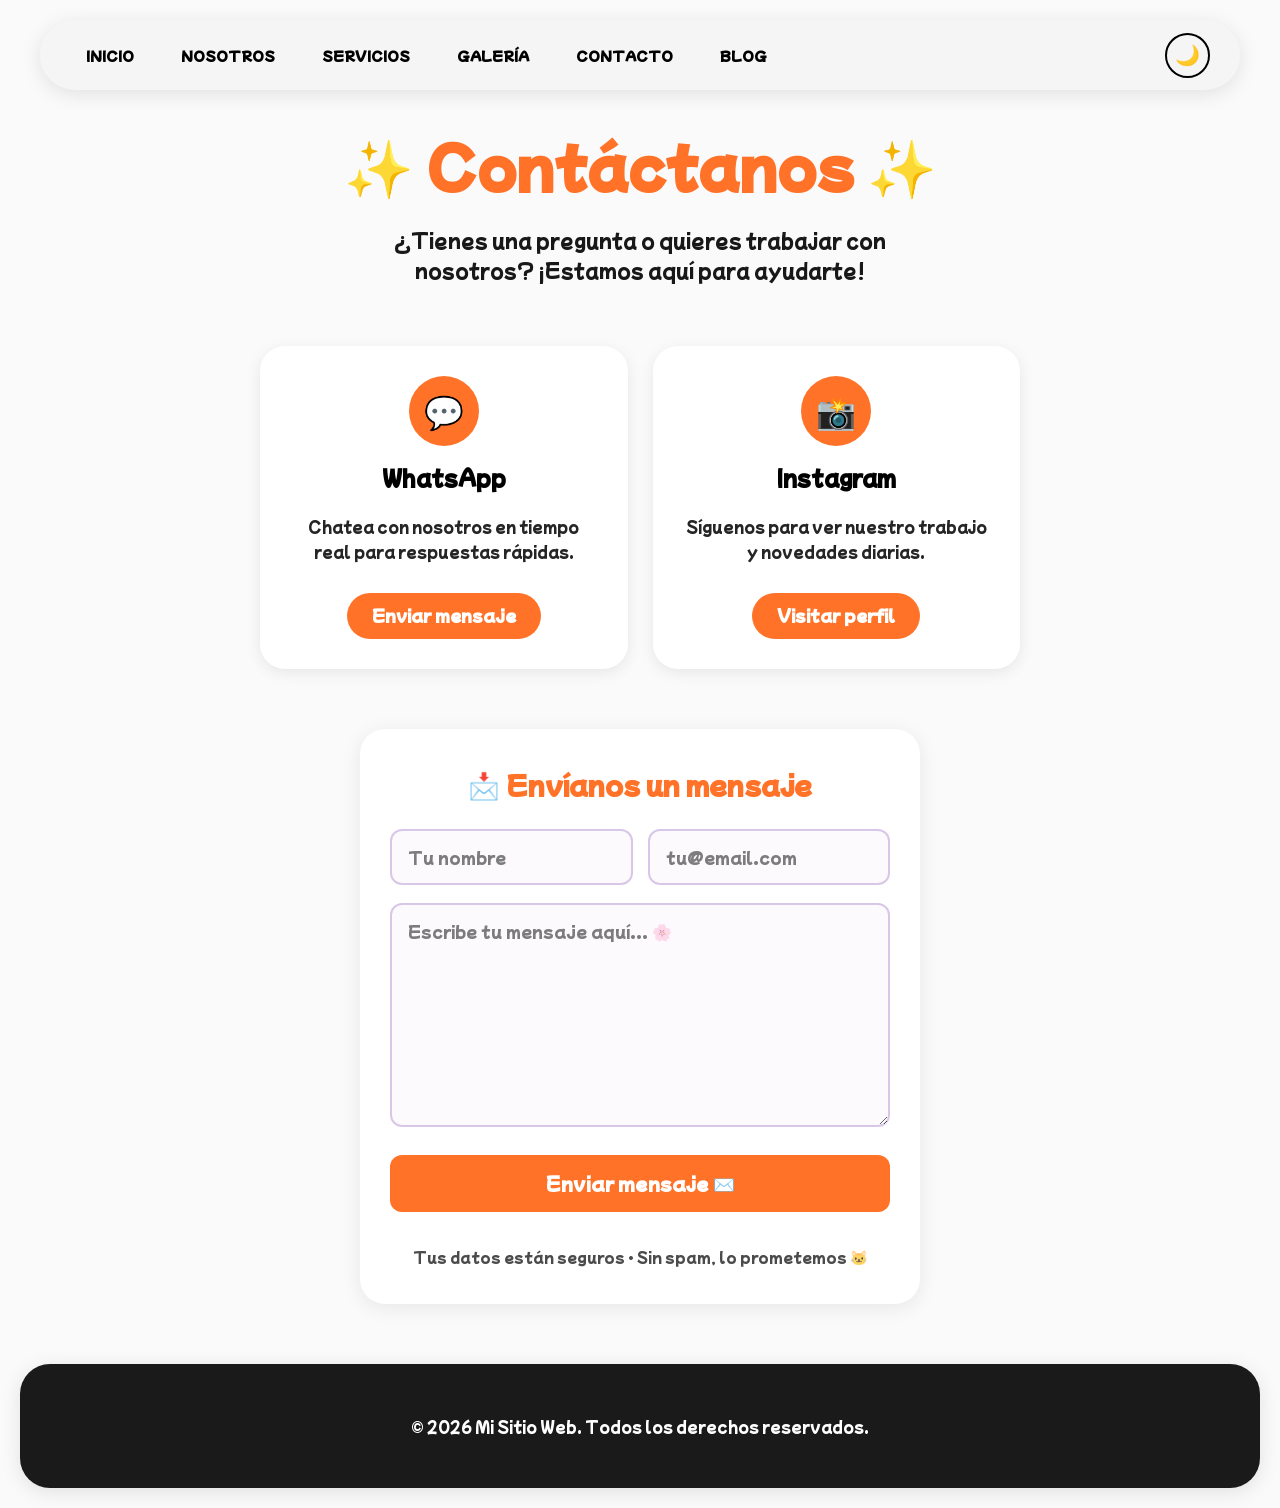
<file: contact.html>
<!DOCTYPE html>
<html lang="es">
<head>
    <!-- =============================================
         META TAGS Y CONFIGURACIÓN BÁSICA
         ============================================= -->
    <meta charset="UTF-8">
    <meta name="viewport" content="width=device-width, initial-scale=1.0">
    <meta name="description" content="Contáctanos - Estamos aquí para ayudarte">
    <title>Mi Sitio Web - Contacto</title>
    
    <!-- Favicon -->
    <link rel="icon" type="image/x-icon" href="assets/favicon.ico">

    <!-- =============================================
         FUENTES DE GOOGLE FONTS (Mochiy Pop One)
         ============================================= -->
    <link rel="preconnect" href="https://fonts.googleapis.com">
    <link rel="preconnect" href="https://fonts.gstatic.com" crossorigin>
    <link href="https://fonts.googleapis.com/css2?family=Mochiy+Pop+One&display=swap" rel="stylesheet">

    <!-- =============================================
         ESTILOS CSS
         ============================================= -->
    <style>
        /* =============================================
           VARIABLES CSS - TEMA DÍA (NO BLANCO PURO)
           ============================================= */
        :root {
            --bg-color: #fafafa;                    /* Fondo principal - gris muy claro */
            --text-color: #000000;                  /* Texto negro puro (legibilidad) */
            --navbar-bg: #f5f5f5;                   /* Navbar - gris claro */
            --navbar-text: #000000;                 /* Texto navbar negro puro */
            --btn-bg: #ff7227;                      /* BOTONES - NARANJA */
            --btn-text: #ffffff;                    /* Texto botones blanco puro */
            --card-bg: #ffffff;                     /* Tarjetas - blanco */
            --card-shadow: rgba(0,0,0,0.08);        /* Sombra suave */
            --footer-bg: #1a1a1a;                   /* Footer - gris muy oscuro */
            --footer-text: #ffffff;                 /* Footer texto blanco puro */
            --accent-color: #ff7227;                /* Color de acento - NARANJA */
            --input-bg: #fcfafd;                    /* Fondo de inputs */
            --input-border: #d9c7e8;                /* Borde de inputs */
            --input-focus: #c49dd9;                 /* Borde al focus */
        }

        /* =============================================
           VARIABLES CSS - TEMA NOCHE (NO NEGRO PURO)
           ============================================= */
        body.dark-mode {
            --bg-color: #121212;                    /* Fondo - gris muy oscuro */
            --text-color: #ffffff;                  /* Texto blanco puro */
            --navbar-bg: #1a1a1a;                   /* Navbar - gris oscuro */
            --navbar-text: #ffffff;                 /* Texto navbar blanco puro */
            --btn-bg: #ff7227;                      /* BOTONES - NARANJA (mismo) */
            --btn-text: #ffffff;                    /* Texto botones blanco puro */
            --card-bg: #1e1e1e;                     /* Tarjetas - gris oscuro */
            --card-shadow: rgba(0,0,0,0.3);         /* Sombra más fuerte */
            --footer-bg: #0a0a0a;                   /* Footer - casi negro */
            --footer-text: #ffffff;                 /* Footer texto blanco puro */
            --accent-color: #ff7227;                /* Color de acento - NARANJA */
            --input-bg: #2a2a2a;                    /* Fondo de inputs oscuro */
            --input-border: #444;                   /* Borde de inputs oscuro */
            --input-focus: #ff7227;                 /* Borde al focus naranja */
        }

        /* =============================================
           RESET Y ESTILOS BASE
           ============================================= */
        * { box-sizing: border-box; margin: 0; padding: 0; }
        
        body {
            font-family: 'Mochiy Pop One', sans-serif;
            background-color: var(--bg-color);
            color: var(--text-color);
            overflow-x: hidden;
            line-height: 1.6;
            transition: background-color 0.3s ease, color 0.3s ease;
            min-height: 100vh;
            display: flex;
            flex-direction: column;
        }

        a { text-decoration: none; color: inherit; transition: 0.3s; }
        img { max-width: 100%; display: block; }
        ul { list-style: none; }

        /* =============================================
           NAVBAR (IGUAL QUE LANDING/ABOUT)
           ============================================= */
        .navbar {
            position: fixed;
            top: 20px;
            left: 50%;
            transform: translateX(-50%);
            width: calc(100% - 40px);
            max-width: 1200px;
            background: var(--navbar-bg);
            z-index: 1000;
            height: 70px;
            display: flex;
            align-items: center;
            justify-content: space-between;
            padding: 0 30px;
            border-radius: 50px;
            box-shadow: 0 4px 20px rgba(0,0,0,0.1);
            transition: all 0.3s ease;
        }

        .navbar:hover {
            box-shadow: 0 6px 30px rgba(0,0,0,0.15);
            transform: translateX(-50%) translateY(-2px);
        }

        .nav-links {
            display: flex;
            gap: 15px;
            flex-wrap: wrap;
            justify-content: center;
        }

        .nav-links a {
            color: var(--navbar-text);
            font-weight: bold;
            text-transform: uppercase;
            font-size: 13px;
            padding: 8px 16px;
            border-radius: 25px;
            transition: all 0.3s ease;
        }

        .nav-links a:hover {
            background: var(--btn-bg);
            color: var(--btn-text);
            transform: translateY(-2px);
        }

        /* =============================================
           BOTÓN TEMA DÍA/NOCHE
           ============================================= */
        .theme-toggle {
            background: transparent;
            border: 2px solid var(--navbar-text);
            color: var(--navbar-text);
            width: 45px;
            height: 45px;
            border-radius: 50%;
            cursor: pointer;
            display: flex;
            align-items: center;
            justify-content: center;
            font-size: 20px;
            transition: all 0.3s ease;
            margin-left: 15px;
        }

        .theme-toggle:hover {
            background: var(--btn-bg);
            color: var(--btn-text);
            transform: rotate(15deg) scale(1.1);
            border-color: var(--btn-bg);
        }

        .theme-toggle .icon-sun { display: none; }
        .theme-toggle .icon-moon { display: block; }
        body.dark-mode .theme-toggle .icon-sun { display: block; }
        body.dark-mode .theme-toggle .icon-moon { display: none; }

        /* =============================================
           HERO SECTION CONTACTO
           ============================================= */
        .contact-hero {
            padding: 120px 20px 60px;
            text-align: center;
            max-width: 800px;
            margin: 0 auto;
        }

        .contact-hero h1 {
            font-size: clamp(2rem, 5vw, 3.5rem);
            margin-bottom: 15px;
            color: var(--accent-color);  /* NARANJA */
        }

        .contact-hero p {
            font-size: 1.2rem;
            opacity: 0.9;
            max-width: 600px;
            margin: 0 auto;
        }

        /* =============================================
           SECCIÓN DE CONTACTO RÁPIDO (WhatsApp/Instagram)
           ============================================= */
        .quick-contact {
            display: grid;
            grid-template-columns: repeat(auto-fit, minmax(280px, 1fr));
            gap: 25px;
            max-width: 800px;
            margin: 0 auto 60px;
            padding: 0 20px;
        }

        .quick-card {
            background: var(--card-bg);
            border-radius: 25px;
            padding: 30px;
            text-align: center;
            box-shadow: 0 4px 15px var(--card-shadow);
            transition: transform 0.3s ease, box-shadow 0.3s ease;
            display: flex;
            flex-direction: column;
            align-items: center;
            gap: 15px;
        }

        .quick-card:hover {
            transform: translateY(-8px);
            box-shadow: 0 10px 30px rgba(0,0,0,0.2);
        }

        .quick-icon {
            width: 70px;
            height: 70px;
            border-radius: 50%;
            display: flex;
            align-items: center;
            justify-content: center;
            font-size: 32px;
            background: var(--btn-bg);  /* NARANJA */
            color: var(--btn-text);
        }

        .quick-card h3 {
            font-size: 1.3rem;
            margin-bottom: 5px;
        }

        .quick-card p {
            font-size: 0.95rem;
            opacity: 0.85;
            margin-bottom: 15px;
        }

        .quick-btn {
            padding: 10px 25px;
            background: var(--btn-bg);  /* NARANJA */
            color: var(--btn-text);
            border: none;
            border-radius: 25px;
            font-weight: bold;
            cursor: pointer;
            transition: opacity 0.3s, transform 0.3s;
            font-family: inherit;
        }

        .quick-btn:hover {
            opacity: 0.9;
            transform: translateY(-2px);
        }

        /* =============================================
           SECCIÓN DEL FORMULARIO
           ============================================= */
        .contact-form-section {
            max-width: 600px;
            margin: 0 auto 60px;
            padding: 0 20px;
        }

        .form-container {
            background: var(--card-bg);
            border-radius: 25px;
            padding: 35px 30px;
            box-shadow: 0 4px 20px var(--card-shadow);
            transition: background-color 0.3s ease;
        }

        .form-container h2 {
            text-align: center;
            margin: 0 0 25px 0;
            font-size: 1.6rem;
            color: var(--accent-color);  /* NARANJA */
        }

        form {
            display: flex;
            flex-direction: column;
            gap: 18px;
        }

        .form-group {
            display: flex;
            flex-direction: column;
            gap: 8px;
        }

        .form-row {
            display: grid;
            grid-template-columns: 1fr 1fr;
            gap: 15px;
        }

        @media (max-width: 500px) {
            .form-row { grid-template-columns: 1fr; }
        }

        /* ===== CAMPOS DE ENTRADA ===== */
        .form-control {
            width: 100%;
            padding: 14px 16px;
            border: 2px solid var(--input-border);
            border-radius: 12px;
            font-family: inherit;
            font-size: 1rem;
            background: var(--input-bg);
            color: var(--text-color);
            transition: all 0.3s ease;
            outline: none;
        }

        .form-control::placeholder {
            color: var(--text-color);
            opacity: 0.5;
        }

        .form-control:focus {
            border-color: var(--input-focus);
            background: var(--card-bg);
            box-shadow: 0 0 0 3px rgba(255, 114, 39, 0.2);  /* Naranja suave */
        }

        textarea.form-control {
            min-height: 140px;
            resize: vertical;
        }

        /* ===== BOTÓN DE ENVÍO ===== */
        .btn-submit {
            padding: 16px 20px;
            border: none;
            border-radius: 12px;
            font-family: inherit;
            font-size: 1.1rem;
            font-weight: bold;
            cursor: pointer;
            transition: all 0.3s ease;
            text-align: center;
            background: var(--btn-bg);  /* NARANJA */
            color: var(--btn-text);
            margin-top: 10px;
        }

        .btn-submit:hover {
            transform: translateY(-3px);
            box-shadow: 0 6px 20px rgba(255, 114, 39, 0.4);
            opacity: 0.95;
        }

        .btn-submit:active { transform: translateY(0); }

        .form-footer {
            text-align: center;
            font-size: 0.9rem;
            opacity: 0.7;
            margin-top: 15px;
        }

        /* ===== ANIMACIÓN DE ENTRADA ===== */
        @keyframes fadeInUp {
            from { opacity: 0; transform: translateY(20px); }
            to { opacity: 1; transform: translateY(0); }
        }

        .form-container { animation: fadeInUp 0.5s ease-out; }

        /* ===== ACCESIBILIDAD ===== */
        .form-control:focus,
        .btn-submit:focus,
        .quick-btn:focus {
            outline: 2px solid var(--btn-bg);
            outline-offset: 2px;
        }

        /* =============================================
           FOOTER (IGUAL QUE LANDING/ABOUT)
           ============================================= */
        footer {
            background: var(--footer-bg);
            color: var(--footer-text);
            text-align: center;
            padding: 50px 20px;
            margin: auto 20px 20px;
            border-radius: 30px;
            font-size: 0.95rem;
            transition: all 0.3s ease;
            box-shadow: 0 4px 20px rgba(0,0,0,0.1);
            margin-top: auto;  /* Empuja el footer al final */
        }

        footer:hover {
            box-shadow: 0 6px 30px rgba(0,0,0,0.2);
            transform: translateY(-3px);
        }

        footer a { color: var(--footer-text); text-decoration: underline; }
        footer a:hover { opacity: 0.8; }

        /* =============================================
           RESPONSIVE (MÓVIL)
           ============================================= */
        @media (max-width: 768px) {
            .navbar {
                top: 10px;
                width: calc(100% - 20px);
                flex-direction: column;
                height: auto;
                padding: 15px;
                border-radius: 30px;
            }

            .nav-links { margin: 15px 0; gap: 10px; }
            .nav-links a { padding: 6px 12px; font-size: 11px; }
            .theme-toggle { margin: 10px auto 0; }

            .contact-hero { padding: 100px 20px 40px; }
            .contact-hero h1 { font-size: 2rem; }
            
            .quick-contact { grid-template-columns: 1fr; }
            
            .form-container { padding: 25px 20px; }
            
            footer { margin: 40px 10px 10px; border-radius: 20px; }
        }
    </style>
</head>
<body>

    <!-- =============================================
         BARRA DE NAVEGACIÓN
         ============================================= -->
    <nav class="navbar">
        <ul class="nav-links">
            <li><a href="index.html">Inicio</a></li>
            <li><a href="about.html">Nosotros</a></li>
            <li><a href="index.html#servicios">Servicios</a></li>
            <li><a href="index.html#galeria">Galería</a></li>
            <li><a href="#contacto">Contacto</a></li>
            <li><a href="index.html#blog">Blog</a></li>
        </ul>
        <button class="theme-toggle" id="themeToggle" aria-label="Cambiar tema">
            <span class="icon-sun">☀️</span>
            <span class="icon-moon">🌙</span>
        </button>
    </nav>

    <!-- =============================================
         HERO SECTION
         ============================================= -->
    <section class="contact-hero">
        <h1>✨ Contáctanos ✨</h1>
        <p>¿Tienes una pregunta o quieres trabajar con nosotros? ¡Estamos aquí para ayudarte!</p>
    </section>

    <!-- =============================================
         CONTACTO RÁPIDO: WHATSAPP E INSTAGRAM
         ============================================= -->
    <section class="quick-contact">
        <!-- WhatsApp Card -->
        <div class="quick-card">
            <div class="quick-icon">💬</div>
            <h3>WhatsApp</h3>
            <p>Chatea con nosotros en tiempo real para respuestas rápidas.</p>
            <!-- Reemplaza el número con el tuyo: https://wa.me/521234567890 -->
            <a href="https://wa.me/521234567890" target="_blank" class="quick-btn" aria-label="Contactar por WhatsApp">
                Enviar mensaje
            </a>
        </div>

        <!-- Instagram Card -->
        <div class="quick-card">
            <div class="quick-icon">📸</div>
            <h3>Instagram</h3>
            <p>Síguenos para ver nuestro trabajo y novedades diarias.</p>
            <!-- Reemplaza con tu usuario de Instagram -->
            <a href="https://instagram.com/tu_usuario" target="_blank" class="quick-btn" aria-label="Ver Instagram">
                Visitar perfil
            </a>
        </div>
    </section>

    <!-- =============================================
         FORMULARIO DE CONTACTO (FormSubmit)
         ============================================= -->
    <section class="contact-form-section" id="contacto">
        <div class="form-container">
            <h2>📩 Envíanos un mensaje</h2>
            
            <!-- FormSubmit: Reemplaza "tu-email@ejemplo.com" con tu email real -->
            <form target="_blank" action="https://formsubmit.co/tu-email@ejemplo.com" method="POST">
                
                <!-- Configuración opcional de FormSubmit -->
                <input type="hidden" name="_subject" value="Nuevo mensaje desde mi web ✨">
                <input type="hidden" name="_captcha" value="false">
                <input type="hidden" name="_template" value="table">
                <!-- Redirección después de enviar (opcional) -->
                <input type="hidden" name="_next" value="https://tusitio.com/gracias.html">

                <!-- Fila: Nombre y Email -->
                <div class="form-group">
                    <div class="form-row">
                        <input type="text" name="name" class="form-control" placeholder="Tu nombre" required>
                        <input type="email" name="email" class="form-control" placeholder="tu@email.com" required>
                    </div>
                </div>

                <!-- Mensaje -->
                <div class="form-group">
                    <textarea placeholder="Escribe tu mensaje aquí... 🌸" class="form-control" name="message" rows="8" required></textarea>
                </div>

                <!-- Botón de envío -->
                <button type="submit" class="btn-submit btn-block">Enviar mensaje ✉️</button>
                
                <p class="form-footer">Tus datos están seguros • Sin spam, lo prometemos 🐱</p>
            </form>
        </div>
    </section>

    <!-- =============================================
         FOOTER
         ============================================= -->
    <footer>
        <p>&copy; 2026 Mi Sitio Web. Todos los derechos reservados.</p>
    </footer>

    <!-- =============================================
         JAVASCRIPT
         ============================================= -->
    <script>
        /* =============================================
           CAMBIO DE TEMA DÍA/NOCHE
           ============================================= */
        const themeToggle = document.getElementById('themeToggle');
        const body = document.body;
        
        // Verificar preferencia guardada en localStorage
        const savedTheme = localStorage.getItem('theme');
        if (savedTheme === 'dark') {
            body.classList.add('dark-mode');
        }
        
        // Event listener para el botón
        themeToggle.addEventListener('click', function() {
            body.classList.toggle('dark-mode');
            
            // Guardar preferencia para futuras visitas
            if (body.classList.contains('dark-mode')) {
                localStorage.setItem('theme', 'dark');
            } else {
                localStorage.setItem('theme', 'light');
            }
        });
    </script>
</body>
</html>
</file>
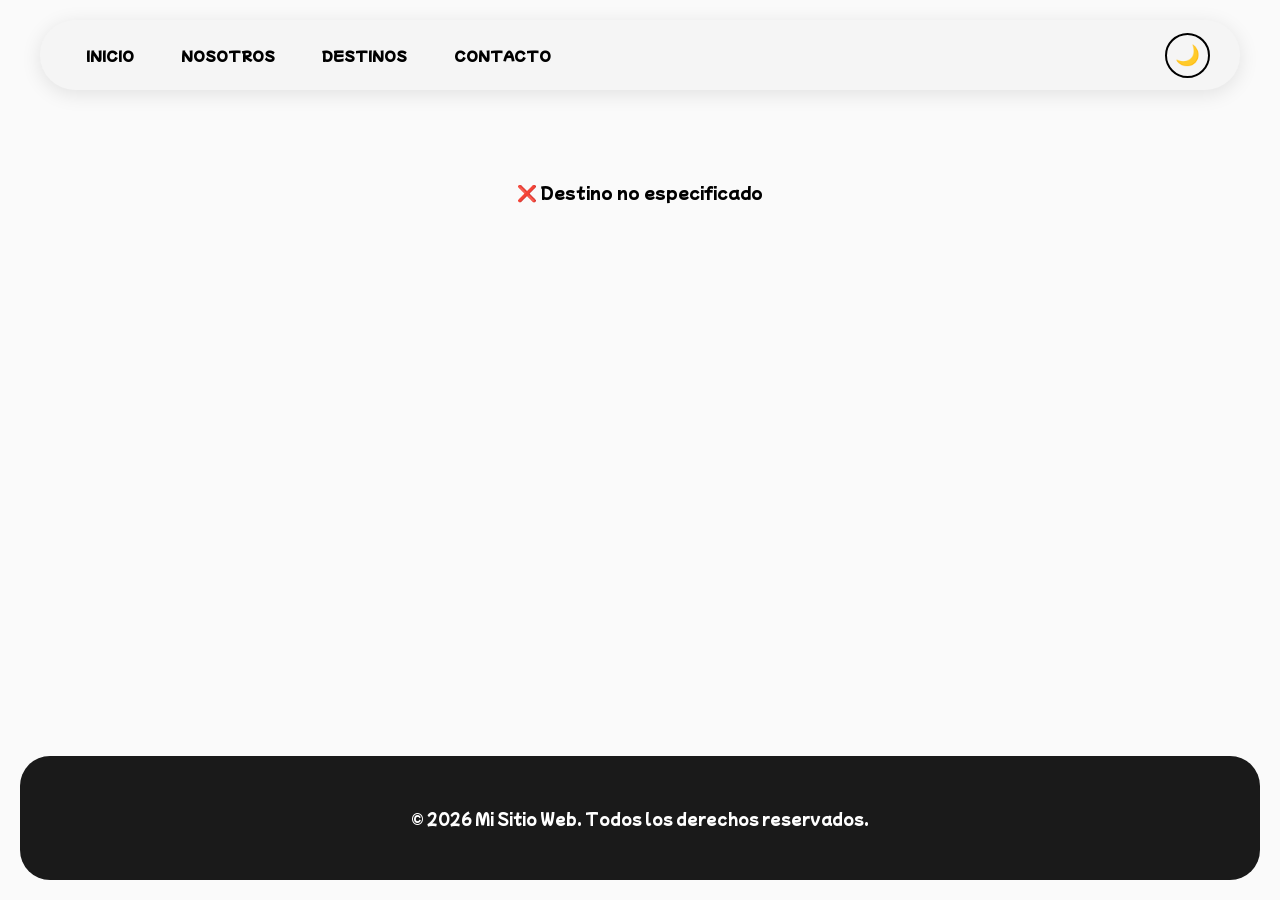
<file: destinations/detalle.html>
<!DOCTYPE html>
<html lang="es">
<head>
    <meta charset="UTF-8">
    <meta name="viewport" content="width=device-width, initial-scale=1.0">
    <title>Detalle del Destino</title>
    <link rel="icon" type="image/x-icon" href="../assets/favicon.ico">
    <link href="https://fonts.googleapis.com/css2?family=Mochiy+Pop+One&display=swap" rel="stylesheet">
    <style>
        :root { --bg-color: #fafafa; --text-color: #000000; --navbar-bg: #f5f5f5; --navbar-text: #000000; --btn-bg: #ff7227; --btn-text: #ffffff; --card-bg: #ffffff; --card-shadow: rgba(0,0,0,0.08); --footer-bg: #1a1a1a; --footer-text: #ffffff; --price-color: #28a745; }
        body.dark-mode { --bg-color: #121212; --text-color: #ffffff; --navbar-bg: #1a1a1a; --navbar-text: #ffffff; --card-bg: #1e1e1e; --card-shadow: rgba(0,0,0,0.3); --footer-bg: #0a0a0a; --price-color: #4ade80; }
        * { box-sizing: border-box; margin: 0; padding: 0; }
        body { font-family: 'Mochiy Pop One', sans-serif; background-color: var(--bg-color); color: var(--text-color); line-height: 1.6; transition: 0.3s; min-height: 100vh; display: flex; flex-direction: column; }
        a { text-decoration: none; color: inherit; } img { max-width: 100%; display: block; } ul { list-style: none; }

        .navbar { position: fixed; top: 20px; left: 50%; transform: translateX(-50%); width: calc(100% - 40px); max-width: 1200px; background: var(--navbar-bg); z-index: 1000; height: 70px; display: flex; align-items: center; justify-content: space-between; padding: 0 30px; border-radius: 50px; box-shadow: 0 4px 20px rgba(0,0,0,0.1); }
        .nav-links { display: flex; gap: 15px; flex-wrap: wrap; justify-content: center; }
        .nav-links a { color: var(--navbar-text); font-weight: bold; text-transform: uppercase; font-size: 13px; padding: 8px 16px; border-radius: 25px; }
        .nav-links a:hover { background: var(--btn-bg); color: var(--btn-text); }
        .theme-toggle { background: transparent; border: 2px solid var(--navbar-text); color: var(--navbar-text); width: 45px; height: 45px; border-radius: 50%; cursor: pointer; display: flex; align-items: center; justify-content: center; font-size: 20px; margin-left: 15px; }
        .theme-toggle .icon-sun { display: none; } .theme-toggle .icon-moon { display: block; }
        body.dark-mode .theme-toggle .icon-sun { display: block; } body.dark-mode .theme-toggle .icon-moon { display: none; }

        .detail-container { max-width: 1200px; margin: 120px auto 60px; padding: 0 20px; display: grid; grid-template-columns: 1fr 380px; gap: 40px; }
        
        .detail-main { background: var(--card-bg); border-radius: 25px; padding: 35px; box-shadow: 0 4px 20px var(--card-shadow); }
        .detail-image { width: 100%; height: 400px; border-radius: 20px; overflow: hidden; margin-bottom: 30px; }
        .detail-image img { width: 100%; height: 100%; object-fit: cover; }
        .detail-title { font-size: 2.2rem; margin-bottom: 15px; line-height: 1.3; }
        .detail-location { display: flex; align-items: center; gap: 8px; color: #6c757d; font-size: 1rem; margin-bottom: 10px; }
        .detail-meta { display: flex; gap: 25px; flex-wrap: wrap; margin-bottom: 25px; padding-bottom: 25px; border-bottom: 2px solid var(--card-shadow); }
        .detail-meta-item { display: flex; align-items: center; gap: 8px; font-size: 0.95rem; }
        .detail-description { font-size: 1.05rem; line-height: 1.8; margin-bottom: 30px; white-space: pre-line; }
        .detail-section { margin-bottom: 35px; }
        .detail-section h3 { font-size: 1.5rem; margin-bottom: 20px; color: var(--btn-bg); }
        .detail-list li { padding: 10px 0; padding-left: 30px; position: relative; border-bottom: 1px solid var(--card-shadow); }
        .detail-list li::before { content: '✓'; position: absolute; left: 0; color: var(--price-color); font-weight: bold; font-size: 1.2rem; }
        .detail-list.not-included li::before { content: '✗'; color: #dc3545; }

        .detail-sidebar { position: sticky; top: 110px; height: fit-content; }
        .detail-price-card { background: var(--card-bg); border-radius: 25px; padding: 30px; box-shadow: 0 4px 20px var(--card-shadow); }
        .detail-price-header { text-align: center; margin-bottom: 25px; padding-bottom: 25px; border-bottom: 2px solid var(--card-shadow); }
        .detail-price-label { font-size: 1rem; opacity: 0.8; margin-bottom: 10px; }
        .detail-price-value { font-size: 3rem; font-weight: bold; color: var(--price-color); line-height: 1; }
        .detail-price-original { font-size: 1.3rem; text-decoration: line-through; opacity: 0.6; margin-top: 5px; }
        .detail-price-discount { display: inline-block; background: var(--btn-bg); color: var(--btn-text); padding: 5px 15px; border-radius: 20px; font-size: 0.9rem; margin-top: 10px; font-weight: bold; }
        .detail-features-short ul { list-style: none; margin-bottom: 25px; }
        .detail-features-short li { padding: 8px 0; display: flex; align-items: center; gap: 10px; }
        .detail-btn-book { width: 100%; padding: 18px; background: var(--btn-bg); color: var(--btn-text); border: none; border-radius: 30px; font-family: inherit; font-size: 1.2rem; font-weight: bold; cursor: pointer; transition: 0.3s; margin-bottom: 15px; }
        .detail-btn-book:hover { transform: translateY(-3px); box-shadow: 0 8px 25px rgba(255,114,39,0.4); }
        .detail-btn-contact { width: 100%; padding: 15px; background: transparent; color: var(--text-color); border: 2px solid var(--btn-bg); border-radius: 30px; font-family: inherit; font-size: 1rem; font-weight: bold; cursor: pointer; transition: 0.3s; }
        .detail-btn-contact:hover { background: var(--btn-bg); color: var(--btn-text); }
        .detail-guarantee { text-align: center; margin-top: 20px; padding-top: 20px; border-top: 2px solid var(--card-shadow); font-size: 0.9rem; opacity: 0.8; }

        footer { background: var(--footer-bg); color: var(--footer-text); text-align: center; padding: 50px 20px; margin: auto 20px 20px; border-radius: 30px; font-size: 0.95rem; margin-top: auto; }

        @media (max-width: 968px) {
            .detail-container { grid-template-columns: 1fr; margin-top: 100px; }
            .detail-sidebar { position: static; }
        }
        @media (max-width: 768px) {
            .navbar { top: 10px; width: calc(100% - 20px); flex-direction: column; height: auto; padding: 15px; border-radius: 30px; }
            .nav-links { margin: 15px 0; gap: 10px; } .nav-links a { padding: 6px 12px; font-size: 11px; } .theme-toggle { margin: 10px auto 0; }
            .detail-main { padding: 25px; } .detail-title { font-size: 1.8rem; } .detail-price-value { font-size: 2.5rem; }
        }
    </style>
</head>
<body>

    <nav class="navbar">
        <ul class="nav-links">
            <li><a href="../index.html">Inicio</a></li>
            <li><a href="../about.html">Nosotros</a></li>
            <li><a href="../destinations.html">Destinos</a></li>
            <li><a href="../contact.html">Contacto</a></li>
        </ul>
        <button class="theme-toggle" id="themeToggle"><span class="icon-sun">☀️</span><span class="icon-moon">🌙</span></button>
    </nav>

    <main class="detail-container" id="detailContainer">
        <div style="grid-column:1/-1; text-align:center; padding:60px;">Cargando destino... 🌍</div>
    </main>

    <footer><p>&copy; 2026 Mi Sitio Web. Todos los derechos reservados.</p></footer>

    <script>
        // TEMA
        const themeToggle = document.getElementById('themeToggle');
        const body = document.body;
        if (localStorage.getItem('theme') === 'dark') body.classList.add('dark-mode');
        themeToggle.addEventListener('click', () => {
            body.classList.toggle('dark-mode');
            localStorage.setItem('theme', body.classList.contains('dark-mode') ? 'dark' : 'light');
        });

        // CARGAR DETALLE DESDE JSON
        async function loadDetail() {
            const container = document.getElementById('detailContainer');
            const slug = new URLSearchParams(window.location.search).get('slug');
            
            if (!slug) { container.innerHTML = '<div style="grid-column:1/-1;text-align:center;padding:60px;">❌ Destino no especificado</div>'; return; }
            
            try {
                const response = await fetch('destinations.json');
                const destinations = await response.json();
                const dest = destinations.find(d => d.slug === slug);
                
                if (!dest) { container.innerHTML = '<div style="grid-column:1/-1;text-align:center;padding:60px;">❌ Destino no encontrado</div>'; return; }
                
                const discount = dest.priceOriginal ? Math.round(((dest.priceOriginal - dest.price) / dest.priceOriginal) * 100) : 0;
                
                container.innerHTML = `
                    <div class="detail-main">
                        <div class="detail-image"><img src="${dest.image}" alt="${dest.title}"></div>
                        <div class="detail-location">📍 ${dest.location}</div>
                        <h1 class="detail-title">${dest.title}</h1>
                        <div class="detail-meta">
                            <div class="detail-meta-item">📅 ${dest.duration}</div>
                            <div class="detail-meta-item">👥 ${dest.groupSize}</div>
                            <div class="detail-meta-item">⭐ ${dest.rating} (${dest.reviews} reseñas)</div>
                        </div>
                        <div class="detail-description">${dest.description}</div>
                        
                        <div class="detail-section">
                            <h3>📋 Itinerario</h3>
                            <ul class="detail-list">${dest.itinerary.map(i => `<li>${i}</li>`).join('')}</ul>
                        </div>
                        <div class="detail-section">
                            <h3>✅ Incluye</h3>
                            <ul class="detail-list">${dest.included.map(i => `<li>${i}</li>`).join('')}</ul>
                        </div>
                        <div class="detail-section">
                            <h3>❌ No Incluye</h3>
                            <ul class="detail-list not-included">${dest.notIncluded.map(i => `<li>${i}</li>`).join('')}</ul>
                        </div>
                    </div>
                    
                    <aside class="detail-sidebar">
                        <div class="detail-price-card">
                            <div class="detail-price-header">
                                <div class="detail-price-label">Precio por persona</div>
                                <div class="detail-price-value">$${dest.price}</div>
                                ${dest.priceOriginal ? `<div class="detail-price-original">$${dest.priceOriginal}</div><div class="detail-price-discount">Ahorra ${discount}%</div>` : ''}
                            </div>
                            <div class="detail-features-short">
                                <h4>Características:</h4>
                                <ul>${dest.features.map(f => `<li>${f}</li>`).join('')}</ul>
                            </div>
                            <button class="detail-btn-book" onclick="alert('🎉 ¡Redirigiendo a pasarela de pago para: ${dest.title}!')">🛒 Reservar Ahora</button>
                            <button class="detail-btn-contact" onclick="window.location.href='../contact.html'">💬 Consultar Dudas</button>
                            <div class="detail-guarantee">🔒 Pago seguro garantizado<br>✈️ Cancelación gratuita hasta 7 días antes</div>
                        </div>
                    </aside>
                `;
                document.title = `${dest.title} - Mi Sitio Web`;
            } catch (error) {
                container.innerHTML = '<div style="grid-column:1/-1;text-align:center;padding:60px;">❌ Error cargando el destino</div>';
            }
        }
        document.addEventListener('DOMContentLoaded', loadDetail);
    </script>
</body>
</html>
</file>
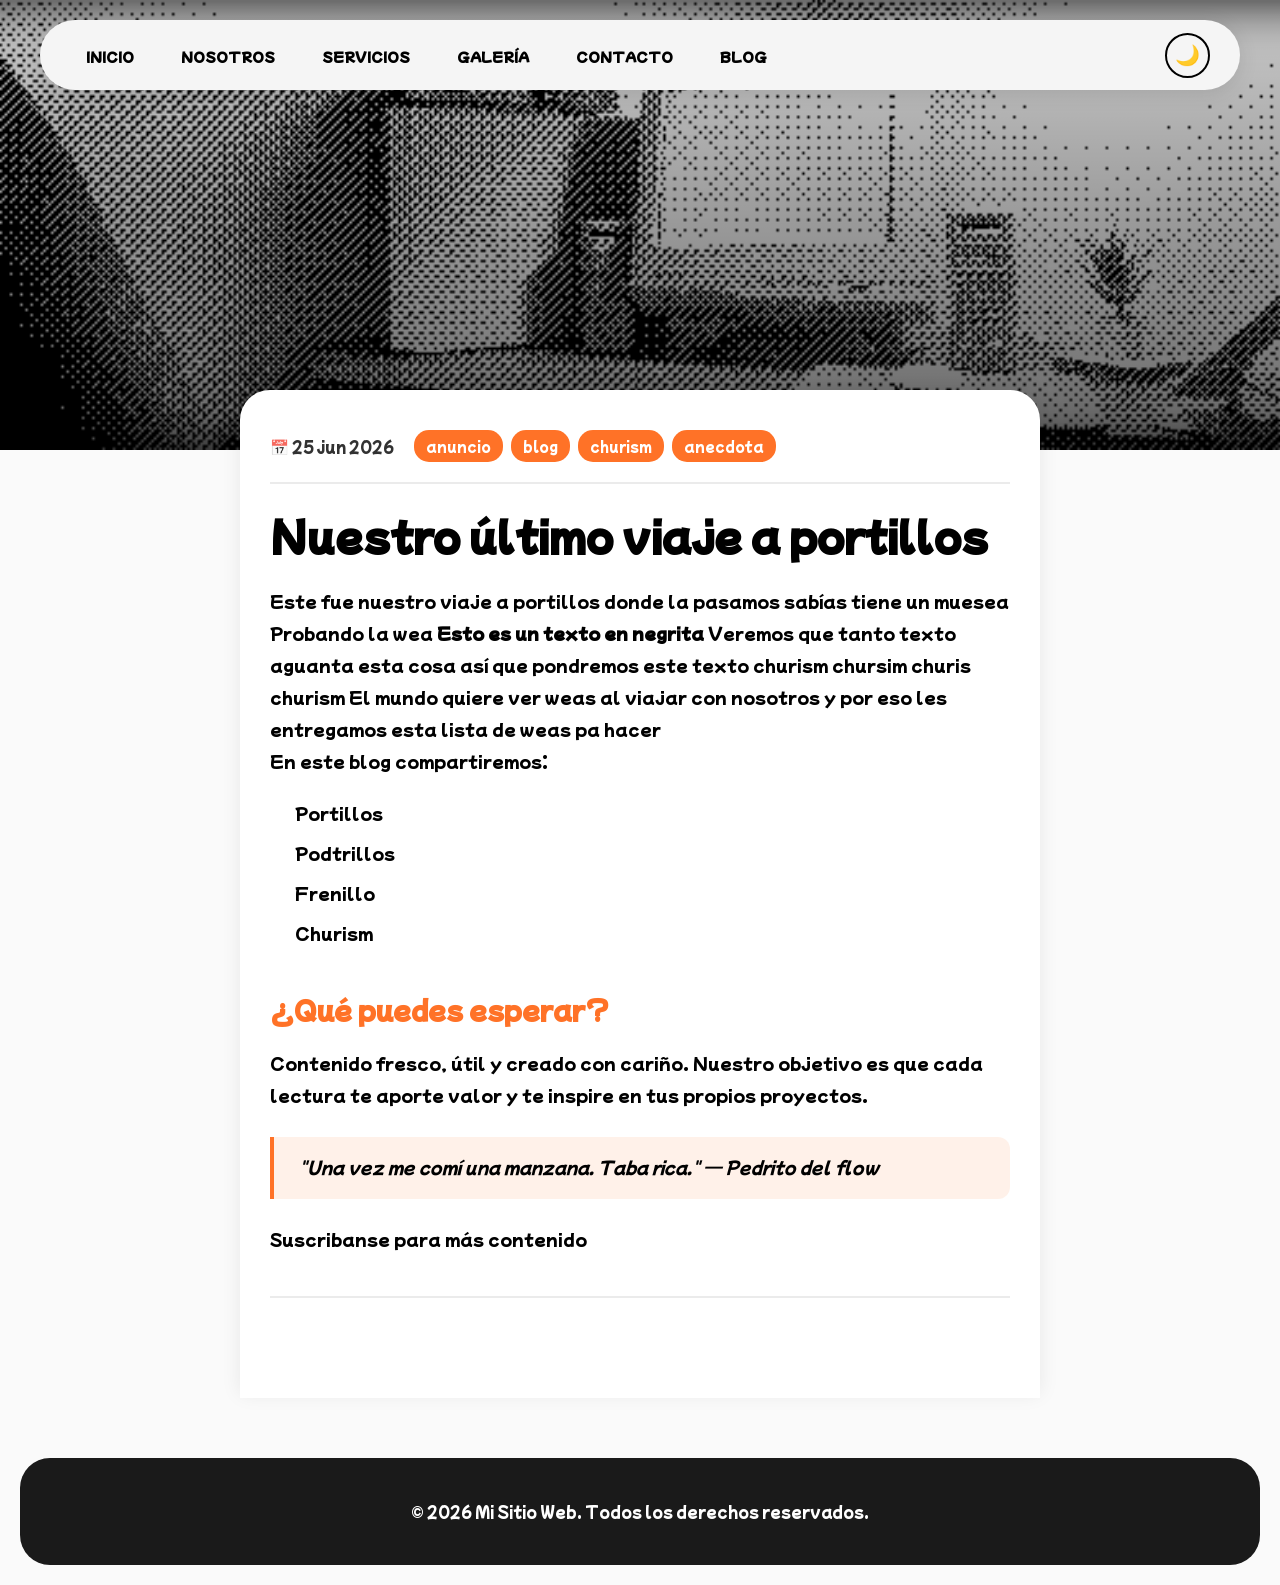
<file: posts/portillos.html>
<!DOCTYPE html>
<html lang="es">
<head>
    <!-- =============================================
         META TAGS - EDITAR PARA CADA POST
         ============================================= -->
    <meta charset="UTF-8">
    <meta name="viewport" content="width=device-width, initial-scale=1.0">
    <!-- EDITAR: Descripción del post para SEO -->
    <meta name="description" content="Top 10 lugares para visitar en la quinta región">
    <!-- EDITAR: Título del post -->
    <title>Turistianding - 10 lugares asombrosos chile</title>
    <link rel="icon" type="image/x-icon" href="../assets/favicon.ico">

    <!-- Fuentes -->
    <link rel="preconnect" href="https://fonts.googleapis.com">
    <link rel="preconnect" href="https://fonts.gstatic.com" crossorigin>
    <link href="https://fonts.googleapis.com/css2?family=Mochiy+Pop+One&display=swap" rel="stylesheet">

    <!-- =============================================
         ESTILOS CSS (MISMOS QUE BLOG.HTML)
         ============================================= -->
    <style>
        /* === VARIABLES (COPIAR DE BLOG.HTML) === */
        :root {
            --bg-color: #fafafa; --text-color: #000000;
            --navbar-bg: #f5f5f5; --navbar-text: #000000;
            --btn-bg: #ff7227; --btn-text: #ffffff;
            --card-bg: #ffffff; --card-shadow: rgba(0,0,0,0.08);
            --footer-bg: #1a1a1a; --footer-text: #ffffff;
            --accent-color: #ff7227;
        }
        body.dark-mode {
            --bg-color: #121212; --text-color: #ffffff;
            --navbar-bg: #1a1a1a; --navbar-text: #ffffff;
            --card-bg: #1e1e1e; --card-shadow: rgba(0,0,0,0.3);
            --footer-bg: #0a0a0a; --footer-text: #ffffff;
        }

        /* === RESET Y BASE === */
        * { box-sizing: border-box; margin: 0; padding: 0; }
        body {
            font-family: 'Mochiy Pop One', sans-serif;
            background-color: var(--bg-color);
            color: var(--text-color);
            line-height: 1.8;
            transition: background-color 0.3s ease, color 0.3s ease;
            min-height: 100vh;
            display: flex;
            flex-direction: column;
        }
        a { text-decoration: none; color: inherit; transition: 0.3s; }
        img { max-width: 100%; display: block; }
        ul { list-style: none; }

        /* === NAVBAR (COPIAR DE BLOG.HTML) === */
        .navbar {
            position: fixed; top: 20px; left: 50%; transform: translateX(-50%);
            width: calc(100% - 40px); max-width: 1200px;
            background: var(--navbar-bg); z-index: 1000; height: 70px;
            display: flex; align-items: center; justify-content: space-between;
            padding: 0 30px; border-radius: 50px;
            box-shadow: 0 4px 20px rgba(0,0,0,0.1);
        }
        .nav-links { display: flex; gap: 15px; flex-wrap: wrap; justify-content: center; }
        .nav-links a {
            color: var(--navbar-text); font-weight: bold; text-transform: uppercase;
            font-size: 13px; padding: 8px 16px; border-radius: 25px;
        }
        .nav-links a:hover { background: var(--btn-bg); color: var(--btn-text); }
        
        .theme-toggle {
            background: transparent; border: 2px solid var(--navbar-text);
            color: var(--navbar-text); width: 45px; height: 45px; border-radius: 50%;
            cursor: pointer; display: flex; align-items: center; justify-content: center;
            font-size: 20px; margin-left: 15px;
        }
        .theme-toggle .icon-sun { display: none; }
        .theme-toggle .icon-moon { display: block; }
        body.dark-mode .theme-toggle .icon-sun { display: block; }
        body.dark-mode .theme-toggle .icon-moon { display: none; }

        /* === HERO DEL POST === */
        .post-hero {
            position: relative; height: 50vh; min-height: 350px;
            margin-top: 0; overflow: hidden;
        }
        .post-hero img {
            width: 100%; height: 100%; object-fit: cover;
            position: absolute; z-index: 1;
        }
        .post-hero::after {
            content: ''; position: absolute; top: 0; left: 0;
            width: 100%; height: 100%;
            background: linear-gradient(180deg, rgba(0,0,0,0.2) 0%, rgba(0,0,0,0.6) 100%);
            z-index: 2;
        }

        /* === CONTENIDO DEL POST === */
        .post-content {
            max-width: 800px;
            margin: -60px auto 60px;  /* Superpone ligeramente al hero */
            padding: 40px 30px;
            background: var(--card-bg);
            border-radius: 30px 30px 0 0;
            box-shadow: 0 -4px 20px var(--card-shadow);
            position: relative;
            z-index: 3;
            flex-grow: 1;
        }

        .post-meta {
            display: flex;
            gap: 20px;
            margin-bottom: 25px;
            padding-bottom: 20px;
            border-bottom: 2px solid var(--card-shadow);
            flex-wrap: wrap;
        }
        .post-date {
            display: flex;
            align-items: center;
            gap: 5px;
            opacity: 0.8;
            font-size: 0.95rem;
        }
        .post-tags {
            display: flex;
            gap: 8px;
            flex-wrap: wrap;
        }
        .post-tag {
            padding: 4px 12px;
            background: var(--accent-color);
            color: var(--btn-text);
            border-radius: 15px;
            font-size: 0.85rem;
        }

        .post-title {
            font-size: clamp(1.8rem, 4vw, 2.5rem);
            margin-bottom: 25px;
            line-height: 1.3;
        }

        .post-body {
            font-size: 1.05rem;
            line-height: 1.9;
        }
        .post-body p { margin-bottom: 20px; }
        .post-body h2 {
            font-size: 1.6rem;
            margin: 35px 0 15px;
            color: var(--accent-color);
        }
        .post-body h3 {
            font-size: 1.3rem;
            margin: 25px 0 12px;
        }
        .post-body ul, .post-body ol {
            margin: 15px 0 15px 25px;
        }
        .post-body li { margin-bottom: 8px; }
        .post-body img {
            border-radius: 15px;
            margin: 25px auto;
            box-shadow: 0 4px 15px var(--card-shadow);
        }
        .post-body a {
            color: var(--accent-color);
            text-decoration: underline;
        }
        .post-body a:hover { opacity: 0.8; }
        .post-body blockquote {
            border-left: 4px solid var(--accent-color);
            padding: 15px 25px;
            margin: 25px 0;
            background: rgba(255,114,39,0.1);
            border-radius: 0 12px 12px 0;
            font-style: italic;
        }

        /* === NAVEGACIÓN ENTRE POSTS === */
        .post-navigation {
            display: flex;
            justify-content: space-between;
            padding: 30px;
            border-top: 2px solid var(--card-shadow);
            margin-top: 40px;
        }
        .post-nav-link {
            display: flex;
            flex-direction: column;
            gap: 8px;
            max-width: 45%;
        }
        .post-nav-link.prev { align-items: flex-start; }
        .post-nav-link.next { align-items: flex-end; }
        .post-nav-label {
            font-size: 0.85rem;
            opacity: 0.7;
        }
        .post-nav-title {
            font-weight: bold;
            color: var(--accent-color);
        }
        .post-nav-title:hover { opacity: 0.8; }

        /* === FOOTER === */
        footer {
            background: var(--footer-bg);
            color: var(--footer-text);
            text-align: center;
            padding: 40px 20px;
            margin: 0 20px 20px;
            border-radius: 30px;
            font-size: 0.95rem;
        }

        /* === RESPONSIVE === */
        @media (max-width: 768px) {
            .navbar {
                top: 10px; width: calc(100% - 20px);
                flex-direction: column; height: auto; padding: 15px; border-radius: 30px;
            }
            .nav-links { margin: 15px 0; gap: 10px; }
            .nav-links a { padding: 6px 12px; font-size: 11px; }
            .theme-toggle { margin: 10px auto 0; }
            .post-hero { height: 40vh; min-height: 280px; }
            .post-content {
                margin: -40px 10px 0;
                padding: 30px 20px;
                border-radius: 20px 20px 0 0;
            }
            .post-navigation {
                flex-direction: column;
                gap: 20px;
                align-items: center;
            }
            .post-nav-link { max-width: 100%; align-items: center !important; text-align: center; }
            footer { margin: 40px 10px 10px; border-radius: 20px; }
        }
    </style>
</head>
<body>

    <!-- NAVBAR (MISMA QUE BLOG.HTML) -->
    <nav class="navbar">
        <ul class="nav-links">
            <li><a href="../index.html">Inicio</a></li>
            <li><a href="../about.html">Nosotros</a></li>
            <li><a href="../index.html#servicios">Servicios</a></li>
            <li><a href="../index.html#galeria">Galería</a></li>
            <li><a href="../contact.html">Contacto</a></li>
            <li><a href="../blog.html">Blog</a></li>
        </ul>
        <button class="theme-toggle" id="themeToggle" aria-label="Cambiar tema">
            <span class="icon-sun">☀️</span><span class="icon-moon">🌙</span>
        </button>
    </nav>

    <!-- HERO CON IMAGEN DE PORTADA -->
    <section class="post-hero">
        <!-- EDITAR: Ruta a la imagen de portada del post -->
        <img src="/posts/images/pc.png" alt="Portada del post">
    </section>

    <!-- CONTENIDO DEL POST -->
    <article class="post-content">
        <!-- META: Fecha y Tags -->
        <div class="post-meta">
            <!-- EDITAR: Fecha del post (formato ISO para accesibilidad) -->
            <time class="post-date" datetime="2026-06-03">📅 25 jun 2026</time>
            <!-- EDITAR: Tags del post -->
            <div class="post-tags">
                <span class="post-tag">anuncio</span>
                <span class="post-tag">blog</span>
                <span class="post-tag">churism</span>
              <span class="post-tag">anecdota</span>
            </div>
        </div>

        <!-- TÍTULO DEL POST -->
        <!-- EDITAR: Título principal -->
        <h1 class="post-title">Nuestro último viaje a portillos</h1>

        <!-- CUERPO DEL POST -->
        <div class="post-body">
            <!-- EDITAR: Contenido del post (puedes usar HTML) -->
          Este fue nuestro viaje a portillos donde la pasamos sabías tiene un muesea
            Probando la wea <b>Esto es un texto en negrita</b> Veremos que tanto texto aguanta esta cosa así que pondremos este texto churism chursim
            churis churism
            El mundo quiere ver weas al viajar con nosotros y por eso les entregamos esta lista de weas pa hacer
            <p>En este blog compartiremos:</p>
            <ul>
                <li>Portillos</li>
                <li>Podtrillos</li>
                <li>Frenillo</li>
                <li>Churism</li>
            </ul>

            <h2>¿Qué puedes esperar?</h2>
            <p>Contenido fresco, útil y creado con cariño. Nuestro objetivo es que cada lectura te aporte valor y te inspire en tus propios proyectos.</p>

            <blockquote>
                "Una vez me comí una manzana. Taba rica." — Pedrito del flow
            </blockquote>

            <p>Suscribanse para más contenido</p>

            <!-- Ejemplo de imagen dentro del contenido -->
            <!-- <img src="../assets/posts/post-001-inline.jpg" alt="Descripción de la imagen"> -->
        </div>

        <!-- NAVEGACIÓN: Anterior / Siguiente (opcional) -->
        <nav class="post-navigation">
            <!-- EDITAR: Enlace al post anterior (si existe) -->
            <!--
            <a href="post-anterior.html" class="post-nav-link prev">
                <span class="post-nav-label">← Post anterior</span>
                <span class="post-nav-title">Título del post anterior</span>
            </a>
            -->
            
            <!-- EDITAR: Enlace al post siguiente (si existe) -->
            <!--
            <a href="post-siguiente.html" class="post-nav-link next">
                <span class="post-nav-label">Post siguiente →</span>
                <span class="post-nav-title">Título del post siguiente</span>
            </a>
            -->
        </nav>
    </article>

    <!-- FOOTER -->
    <footer>
        <p>&copy; 2026 Mi Sitio Web. Todos los derechos reservados.</p>
    </footer>

    <!-- JAVASCRIPT: TEMA DÍA/NOCHE -->
    <script>
        const themeToggle = document.getElementById('themeToggle');
        const body = document.body;
        const savedTheme = localStorage.getItem('theme');
        if (savedTheme === 'dark') body.classList.add('dark-mode');
        themeToggle.addEventListener('click', () => {
            body.classList.toggle('dark-mode');
            localStorage.setItem('theme', body.classList.contains('dark-mode') ? 'dark' : 'light');
        });
    </script>
</body>
</html>
</file>
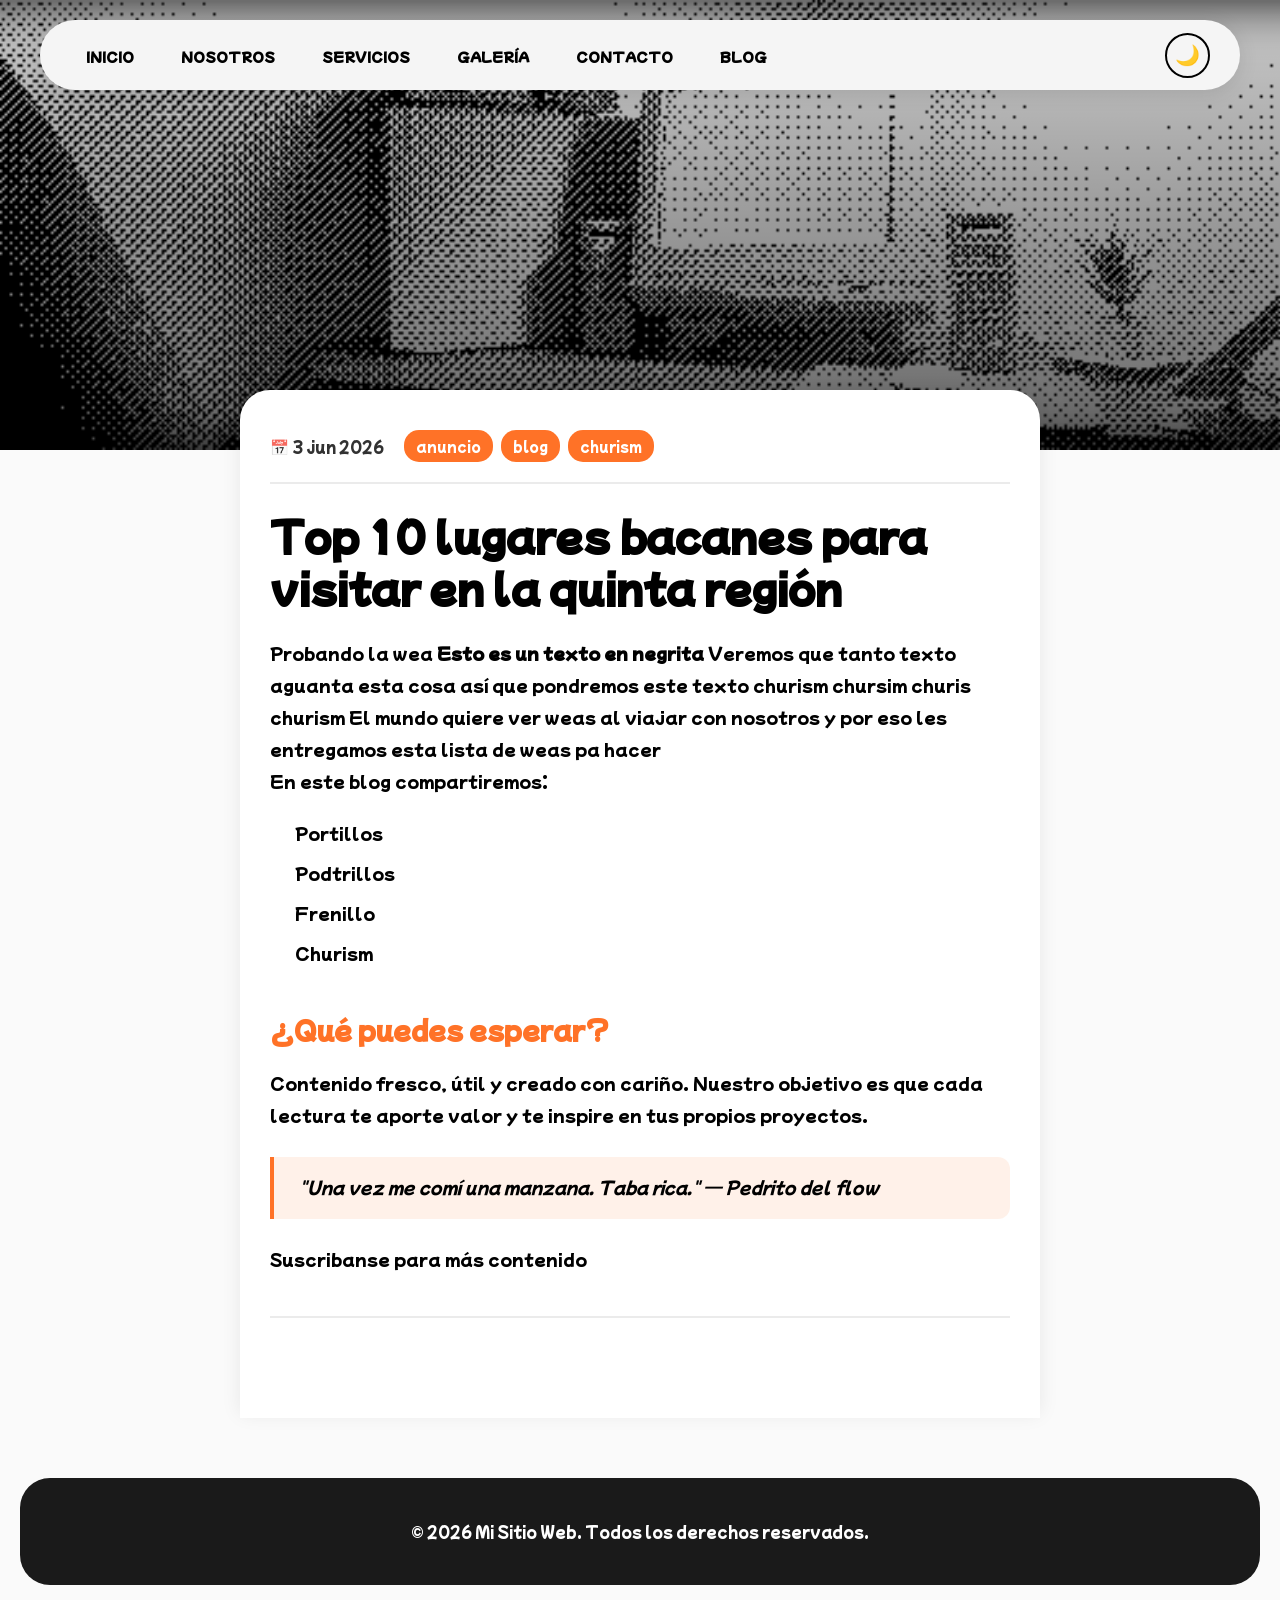
<file: posts/Test.html>
<!DOCTYPE html>
<html lang="es">
<head>
    <!-- =============================================
         META TAGS - EDITAR PARA CADA POST
         ============================================= -->
    <meta charset="UTF-8">
    <meta name="viewport" content="width=device-width, initial-scale=1.0">
    <!-- EDITAR: Descripción del post para SEO -->
    <meta name="description" content="Top 10 lugares para visitar en la quinta región">
    <!-- EDITAR: Título del post -->
    <title>Turistianding - 10 lugares asombrosos chile</title>
    <link rel="icon" type="image/x-icon" href="../assets/favicon.ico">

    <!-- Fuentes -->
    <link rel="preconnect" href="https://fonts.googleapis.com">
    <link rel="preconnect" href="https://fonts.gstatic.com" crossorigin>
    <link href="https://fonts.googleapis.com/css2?family=Mochiy+Pop+One&display=swap" rel="stylesheet">

    <!-- =============================================
         ESTILOS CSS (MISMOS QUE BLOG.HTML)
         ============================================= -->
    <style>
        /* === VARIABLES (COPIAR DE BLOG.HTML) === */
        :root {
            --bg-color: #fafafa; --text-color: #000000;
            --navbar-bg: #f5f5f5; --navbar-text: #000000;
            --btn-bg: #ff7227; --btn-text: #ffffff;
            --card-bg: #ffffff; --card-shadow: rgba(0,0,0,0.08);
            --footer-bg: #1a1a1a; --footer-text: #ffffff;
            --accent-color: #ff7227;
        }
        body.dark-mode {
            --bg-color: #121212; --text-color: #ffffff;
            --navbar-bg: #1a1a1a; --navbar-text: #ffffff;
            --card-bg: #1e1e1e; --card-shadow: rgba(0,0,0,0.3);
            --footer-bg: #0a0a0a; --footer-text: #ffffff;
        }

        /* === RESET Y BASE === */
        * { box-sizing: border-box; margin: 0; padding: 0; }
        body {
            font-family: 'Mochiy Pop One', sans-serif;
            background-color: var(--bg-color);
            color: var(--text-color);
            line-height: 1.8;
            transition: background-color 0.3s ease, color 0.3s ease;
            min-height: 100vh;
            display: flex;
            flex-direction: column;
        }
        a { text-decoration: none; color: inherit; transition: 0.3s; }
        img { max-width: 100%; display: block; }
        ul { list-style: none; }

        /* === NAVBAR (COPIAR DE BLOG.HTML) === */
        .navbar {
            position: fixed; top: 20px; left: 50%; transform: translateX(-50%);
            width: calc(100% - 40px); max-width: 1200px;
            background: var(--navbar-bg); z-index: 1000; height: 70px;
            display: flex; align-items: center; justify-content: space-between;
            padding: 0 30px; border-radius: 50px;
            box-shadow: 0 4px 20px rgba(0,0,0,0.1);
        }
        .nav-links { display: flex; gap: 15px; flex-wrap: wrap; justify-content: center; }
        .nav-links a {
            color: var(--navbar-text); font-weight: bold; text-transform: uppercase;
            font-size: 13px; padding: 8px 16px; border-radius: 25px;
        }
        .nav-links a:hover { background: var(--btn-bg); color: var(--btn-text); }
        
        .theme-toggle {
            background: transparent; border: 2px solid var(--navbar-text);
            color: var(--navbar-text); width: 45px; height: 45px; border-radius: 50%;
            cursor: pointer; display: flex; align-items: center; justify-content: center;
            font-size: 20px; margin-left: 15px;
        }
        .theme-toggle .icon-sun { display: none; }
        .theme-toggle .icon-moon { display: block; }
        body.dark-mode .theme-toggle .icon-sun { display: block; }
        body.dark-mode .theme-toggle .icon-moon { display: none; }

        /* === HERO DEL POST === */
        .post-hero {
            position: relative; height: 50vh; min-height: 350px;
            margin-top: 0; overflow: hidden;
        }
        .post-hero img {
            width: 100%; height: 100%; object-fit: cover;
            position: absolute; z-index: 1;
        }
        .post-hero::after {
            content: ''; position: absolute; top: 0; left: 0;
            width: 100%; height: 100%;
            background: linear-gradient(180deg, rgba(0,0,0,0.2) 0%, rgba(0,0,0,0.6) 100%);
            z-index: 2;
        }

        /* === CONTENIDO DEL POST === */
        .post-content {
            max-width: 800px;
            margin: -60px auto 60px;  /* Superpone ligeramente al hero */
            padding: 40px 30px;
            background: var(--card-bg);
            border-radius: 30px 30px 0 0;
            box-shadow: 0 -4px 20px var(--card-shadow);
            position: relative;
            z-index: 3;
            flex-grow: 1;
        }

        .post-meta {
            display: flex;
            gap: 20px;
            margin-bottom: 25px;
            padding-bottom: 20px;
            border-bottom: 2px solid var(--card-shadow);
            flex-wrap: wrap;
        }
        .post-date {
            display: flex;
            align-items: center;
            gap: 5px;
            opacity: 0.8;
            font-size: 0.95rem;
        }
        .post-tags {
            display: flex;
            gap: 8px;
            flex-wrap: wrap;
        }
        .post-tag {
            padding: 4px 12px;
            background: var(--accent-color);
            color: var(--btn-text);
            border-radius: 15px;
            font-size: 0.85rem;
        }

        .post-title {
            font-size: clamp(1.8rem, 4vw, 2.5rem);
            margin-bottom: 25px;
            line-height: 1.3;
        }

        .post-body {
            font-size: 1.05rem;
            line-height: 1.9;
        }
        .post-body p { margin-bottom: 20px; }
        .post-body h2 {
            font-size: 1.6rem;
            margin: 35px 0 15px;
            color: var(--accent-color);
        }
        .post-body h3 {
            font-size: 1.3rem;
            margin: 25px 0 12px;
        }
        .post-body ul, .post-body ol {
            margin: 15px 0 15px 25px;
        }
        .post-body li { margin-bottom: 8px; }
        .post-body img {
            border-radius: 15px;
            margin: 25px auto;
            box-shadow: 0 4px 15px var(--card-shadow);
        }
        .post-body a {
            color: var(--accent-color);
            text-decoration: underline;
        }
        .post-body a:hover { opacity: 0.8; }
        .post-body blockquote {
            border-left: 4px solid var(--accent-color);
            padding: 15px 25px;
            margin: 25px 0;
            background: rgba(255,114,39,0.1);
            border-radius: 0 12px 12px 0;
            font-style: italic;
        }

        /* === NAVEGACIÓN ENTRE POSTS === */
        .post-navigation {
            display: flex;
            justify-content: space-between;
            padding: 30px;
            border-top: 2px solid var(--card-shadow);
            margin-top: 40px;
        }
        .post-nav-link {
            display: flex;
            flex-direction: column;
            gap: 8px;
            max-width: 45%;
        }
        .post-nav-link.prev { align-items: flex-start; }
        .post-nav-link.next { align-items: flex-end; }
        .post-nav-label {
            font-size: 0.85rem;
            opacity: 0.7;
        }
        .post-nav-title {
            font-weight: bold;
            color: var(--accent-color);
        }
        .post-nav-title:hover { opacity: 0.8; }

        /* === FOOTER === */
        footer {
            background: var(--footer-bg);
            color: var(--footer-text);
            text-align: center;
            padding: 40px 20px;
            margin: 0 20px 20px;
            border-radius: 30px;
            font-size: 0.95rem;
        }

        /* === RESPONSIVE === */
        @media (max-width: 768px) {
            .navbar {
                top: 10px; width: calc(100% - 20px);
                flex-direction: column; height: auto; padding: 15px; border-radius: 30px;
            }
            .nav-links { margin: 15px 0; gap: 10px; }
            .nav-links a { padding: 6px 12px; font-size: 11px; }
            .theme-toggle { margin: 10px auto 0; }
            .post-hero { height: 40vh; min-height: 280px; }
            .post-content {
                margin: -40px 10px 0;
                padding: 30px 20px;
                border-radius: 20px 20px 0 0;
            }
            .post-navigation {
                flex-direction: column;
                gap: 20px;
                align-items: center;
            }
            .post-nav-link { max-width: 100%; align-items: center !important; text-align: center; }
            footer { margin: 40px 10px 10px; border-radius: 20px; }
        }
    </style>
</head>
<body>

    <!-- NAVBAR (MISMA QUE BLOG.HTML) -->
    <nav class="navbar">
        <ul class="nav-links">
            <li><a href="../index.html">Inicio</a></li>
            <li><a href="../about.html">Nosotros</a></li>
            <li><a href="../index.html#servicios">Servicios</a></li>
            <li><a href="../index.html#galeria">Galería</a></li>
            <li><a href="../contact.html">Contacto</a></li>
            <li><a href="../blog.html">Blog</a></li>
        </ul>
        <button class="theme-toggle" id="themeToggle" aria-label="Cambiar tema">
            <span class="icon-sun">☀️</span><span class="icon-moon">🌙</span>
        </button>
    </nav>

    <!-- HERO CON IMAGEN DE PORTADA -->
    <section class="post-hero">
        <!-- EDITAR: Ruta a la imagen de portada del post -->
        <img src="/posts/images/pc.png" alt="Portada del post">
    </section>

    <!-- CONTENIDO DEL POST -->
    <article class="post-content">
        <!-- META: Fecha y Tags -->
        <div class="post-meta">
            <!-- EDITAR: Fecha del post (formato ISO para accesibilidad) -->
            <time class="post-date" datetime="2026-06-03">📅 3 jun 2026</time>
            <!-- EDITAR: Tags del post -->
            <div class="post-tags">
                <span class="post-tag">anuncio</span>
                <span class="post-tag">blog</span>
                <span class="post-tag">churism</span>
            </div>
        </div>

        <!-- TÍTULO DEL POST -->
        <!-- EDITAR: Título principal -->
        <h1 class="post-title">Top 10 lugares bacanes para visitar en la quinta región</h1>

        <!-- CUERPO DEL POST -->
        <div class="post-body">
            <!-- EDITAR: Contenido del post (puedes usar HTML) -->
            Probando la wea <b>Esto es un texto en negrita</b> Veremos que tanto texto aguanta esta cosa así que pondremos este texto churism chursim
            churis churism
            El mundo quiere ver weas al viajar con nosotros y por eso les entregamos esta lista de weas pa hacer
            <p>En este blog compartiremos:</p>
            <ul>
                <li>Portillos</li>
                <li>Podtrillos</li>
                <li>Frenillo</li>
                <li>Churism</li>
            </ul>

            <h2>¿Qué puedes esperar?</h2>
            <p>Contenido fresco, útil y creado con cariño. Nuestro objetivo es que cada lectura te aporte valor y te inspire en tus propios proyectos.</p>

            <blockquote>
                "Una vez me comí una manzana. Taba rica." — Pedrito del flow
            </blockquote>

            <p>Suscribanse para más contenido</p>

            <!-- Ejemplo de imagen dentro del contenido -->
            <!-- <img src="../assets/posts/post-001-inline.jpg" alt="Descripción de la imagen"> -->
        </div>

        <!-- NAVEGACIÓN: Anterior / Siguiente (opcional) -->
        <nav class="post-navigation">
            <!-- EDITAR: Enlace al post anterior (si existe) -->
            <!--
            <a href="post-anterior.html" class="post-nav-link prev">
                <span class="post-nav-label">← Post anterior</span>
                <span class="post-nav-title">Título del post anterior</span>
            </a>
            -->
            
            <!-- EDITAR: Enlace al post siguiente (si existe) -->
            <!--
            <a href="post-siguiente.html" class="post-nav-link next">
                <span class="post-nav-label">Post siguiente →</span>
                <span class="post-nav-title">Título del post siguiente</span>
            </a>
            -->
        </nav>
    </article>

    <!-- FOOTER -->
    <footer>
        <p>&copy; 2026 Mi Sitio Web. Todos los derechos reservados.</p>
    </footer>

    <!-- JAVASCRIPT: TEMA DÍA/NOCHE -->
    <script>
        const themeToggle = document.getElementById('themeToggle');
        const body = document.body;
        const savedTheme = localStorage.getItem('theme');
        if (savedTheme === 'dark') body.classList.add('dark-mode');
        themeToggle.addEventListener('click', () => {
            body.classList.toggle('dark-mode');
            localStorage.setItem('theme', body.classList.contains('dark-mode') ? 'dark' : 'light');
        });
    </script>
</body>
</html>
</file>
